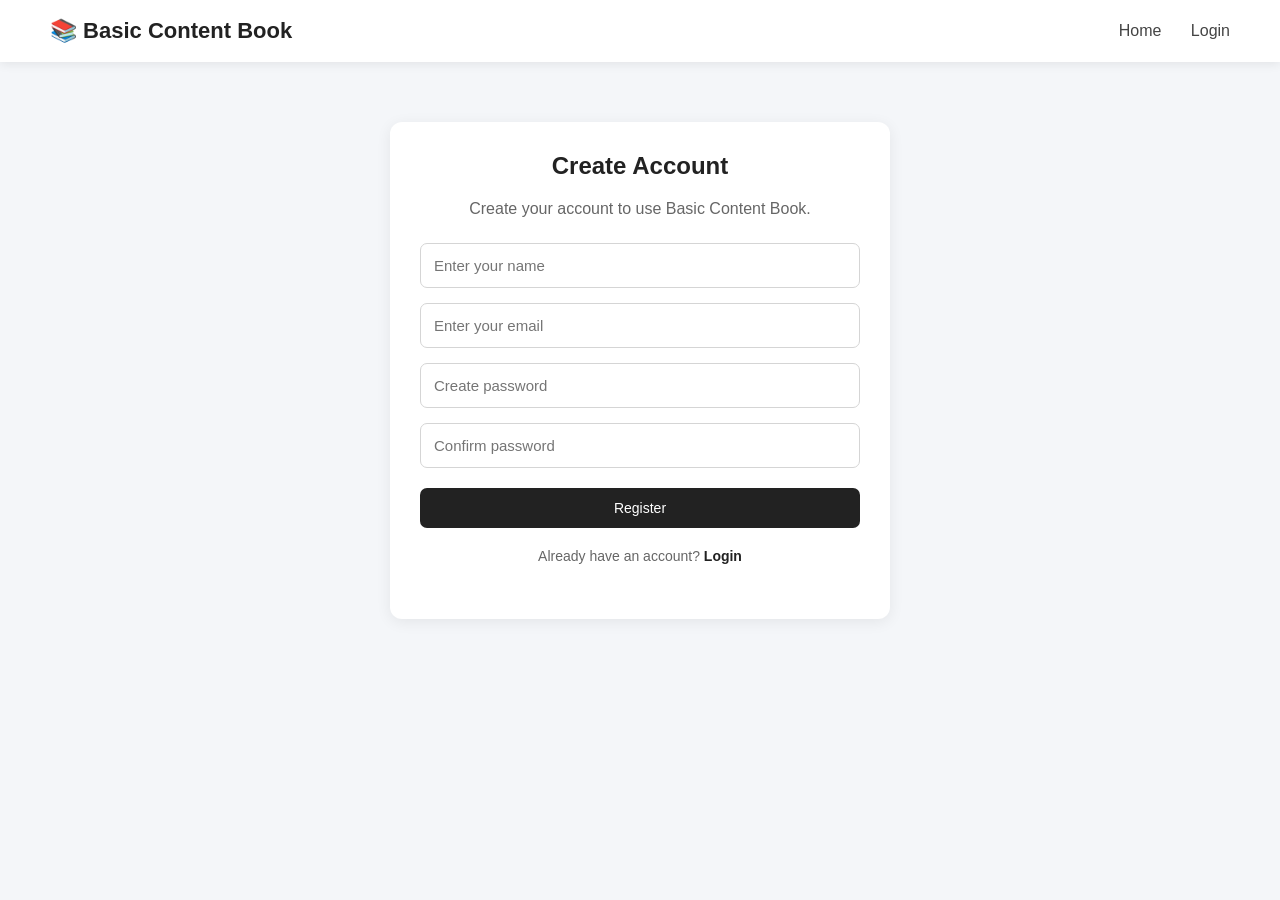
<file: index.html>
<!DOCTYPE html>
<html lang="en">

<head>
    <meta charset="UTF-8">
    <meta name="viewport" content="width=device-width, initial-scale=1.0">

    <title>Basic Content Book</title>

    <link rel="stylesheet" href="style.css">
</head>

<body>

    <!-- Navigation Bar -->
    <nav>
        <h2>📚 Basic Content Book</h2>

        <div>
    <a href="#">Home</a>
    <a href="#add-content">Add Content</a>
    <a href="#contents">My Contents</a>
    <a href="login.html">Login</a>
    <a href="register.html">Register</a>
    <button onclick="logoutUser()">Logout</button>
</div>
    </nav>


    <!-- Home Section -->
    <section class="home">

        <h1>Welcome to Basic Content Book</h1>

        <p>
            Create, store and manage your useful content
            in one simple place.
        </p>

        <a href="#add-content" class="button">
            Add Content
        </a>
        <div class="home-features">

    <div class="home-feature">
        <div class="feature-icon">📝</div>
        <h3>Create Content</h3>
        <p>Create and save your useful notes easily.</p>
    </div>

    <div class="home-feature">
        <div class="feature-icon">🔍</div>
        <h3>Find Easily</h3>
        <p>Search and filter your saved content quickly.</p>
    </div>

    <div class="home-feature">
        <div class="feature-icon">📚</div>
        <h3>Manage Content</h3>
        <p>Edit or delete your content whenever you need.</p>
    </div>

</div>
<!-- Study Notes Section -->

<div class="study-notes">

    <h2>📚 Study Notes</h2>

    <p>Choose a subject to read the notes.</p>

    <div class="notes-grid">

        <a href="python.html" class="note-card">
            <h3>🐍 Python</h3>
            <p>Python programming notes and concepts.</p>
        </a>

        <a href="java.html" class="note-card">
            <h3>☕ Java</h3>
            <p>Java programming notes and concepts.</p>
        </a>

        <a href="sql.html" class="note-card">
            <h3>🗄️ SQL</h3>
            <p>SQL database notes and queries.</p>
        </a>

        <a href="c.html" class="note-card">
            <h3>💻 C Programming</h3>
            <p>C programming notes and examples.</p>
        </a>

        <a href="aiml.html" class="note-card">
            <h3>🤖 AI & ML</h3>
            <p>Artificial Intelligence and Machine Learning notes.</p>
        </a>

    </div>

</div>

    </section>


    <!-- Add Content Section -->
    <section id="add-content" class="container">

        <h2>Add New Content</h2>

        <input
            type="text"
            id="title"
            placeholder="Enter content title"
        >

        <select id="category">

    <option value="">Select Category</option>

    <option value="Programming">
        Programming
    </option>

    <option value="Technology">
        Technology
    </option>

    <option value="Education">
        Education
    </option>

    <option value="AI & ML">
        AI & ML
    </option>

    <option value="Interview">
        Interview
    </option>

    <option value="Personal Notes">
        Personal Notes
    </option>

    <option value="Other">
        Other
    </option>

</select>

        <textarea
            id="content"
            placeholder="Write your content here..."
        ></textarea>

        <button onclick="addContent()">
            Save Content
        </button>

    </section>


    <!-- Contents Section -->
    <section id="contents" class="container">

    <h2>My Contents</h2>
    <p id="contentCount">Total Contents: 0</p>

    <div class="filter-area">

    <input
        type="text"
        id="search"
        placeholder="🔍 Search content..."
        onkeyup="searchContent()"
    >

    <select id="filterCategory" onchange="filterContent()">
        <option value="">All Categories</option>
        <option value="Programming">Programming</option>
        <option value="Technology">Technology</option>
        <option value="Education">Education</option>
        <option value="AI & ML">AI & ML</option>
        <option value="Interview">Interview</option>
        <option value="Personal Notes">Personal Notes</option>
        <option value="Other">Other</option>
    </select>
    <button onclick="resetFilters()">Reset</button>

</div>

    <div id="contentList">

        <div class="card">

            <h3>Example: Python Basics</h3>

            <p class="category">
                Programming
            </p>

            <p class="content-text">
                Python is a high-level programming language
                used for developing different applications.
            </p>

            <button onclick="editContent(this)">
                Edit
            </button>

            <button onclick="deleteContent(this)">
                Delete
            </button>

        </div>

    </div>

</section>
<!-- About Section -->
<section id="about" class="container about">

    <h2>About Basic Content Book</h2>

    <p>
        Basic Content Book is a simple digital notebook
        that helps users create, store and manage their
        useful content in one place.
    </p>

    <div class="features">

        <div class="feature">
            <h3>📝 Create</h3>
            <p>Create and save your own content easily.</p>
        </div>

        <div class="feature">
            <h3>🔍 Search</h3>
            <p>Quickly search your saved content.</p>
        </div>

        <div class="feature">
            <h3>✏️ Edit</h3>
            <p>Update your content whenever you need.</p>
        </div>

        <div class="feature">
            <h3>🗑️ Delete</h3>
            <p>Remove content that you no longer need.</p>
        </div>

    </div>

</section>


<!-- Footer -->
<footer>

    <h3>📚 Basic Content Book</h3>

    <p>
        Create • Store • Manage • Learn
    </p>

    <p>
        © 2026 Basic Content Book. All Rights Reserved.
    </p>

</footer>
<script src="script.js"></script>

</body>
</html>
</file>
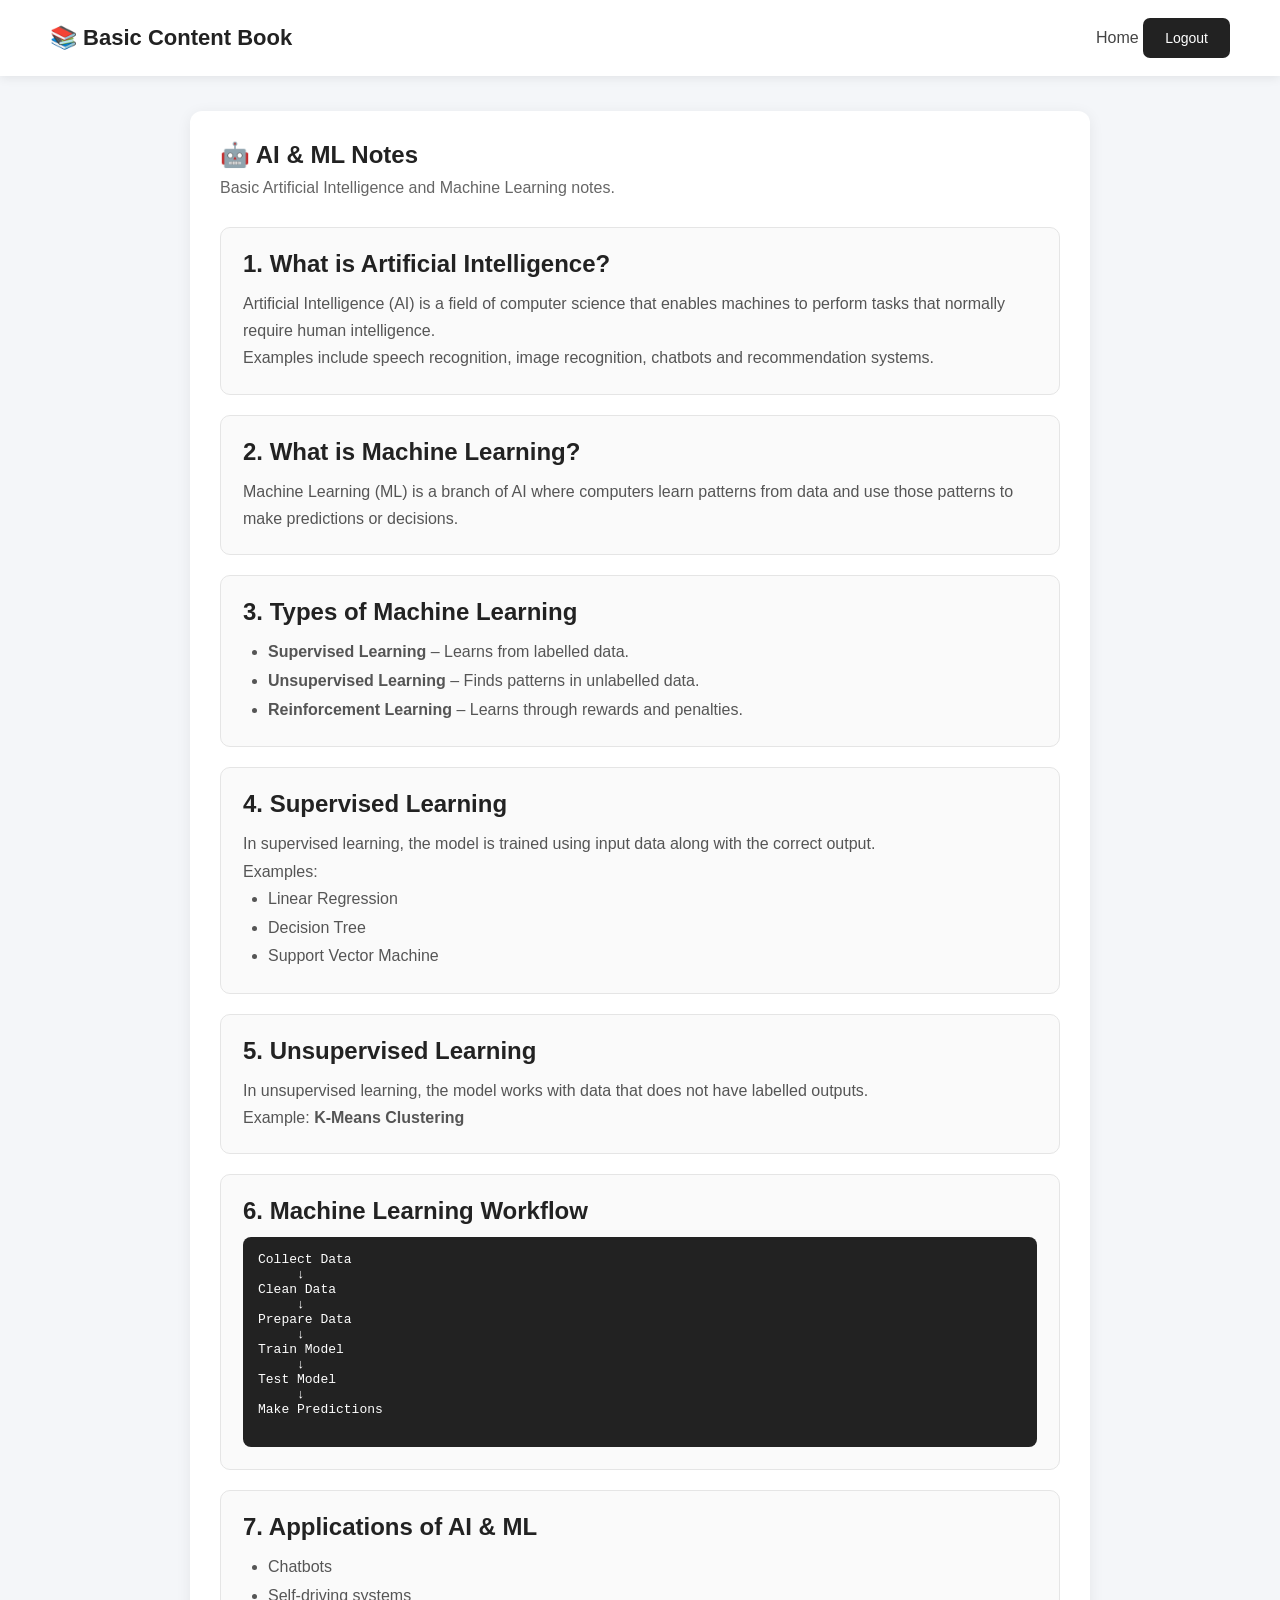
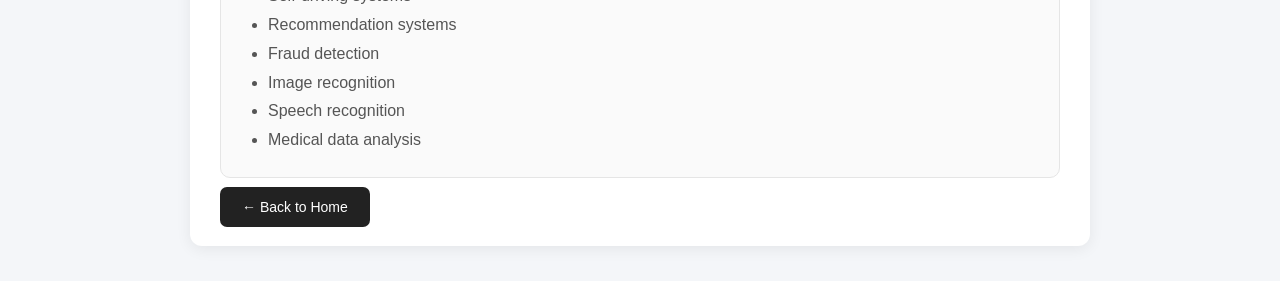
<file: aiml.html>
<!DOCTYPE html>
<html lang="en">

<head>
    <meta charset="UTF-8">
    <meta name="viewport" content="width=device-width, initial-scale=1.0">

    <title>AI & ML Notes - Basic Content Book</title>

    <link rel="stylesheet" href="style.css">
</head>

<body>

    <nav>
        <h2>📚 Basic Content Book</h2>

        <div>
            <a href="index.html">Home</a>
            <button onclick="logoutUser()">Logout</button>
        </div>
    </nav>


    <section class="container notes-page">

        <h1>🤖 AI & ML Notes</h1>

        <p>
            Basic Artificial Intelligence and Machine Learning notes.
        </p>


        <div class="topic">

            <h2>1. What is Artificial Intelligence?</h2>

            <p>
                Artificial Intelligence (AI) is a field of computer science
                that enables machines to perform tasks that normally require
                human intelligence.
            </p>

            <p>
                Examples include speech recognition, image recognition,
                chatbots and recommendation systems.
            </p>

        </div>


        <div class="topic">

            <h2>2. What is Machine Learning?</h2>

            <p>
                Machine Learning (ML) is a branch of AI where computers
                learn patterns from data and use those patterns to make
                predictions or decisions.
            </p>

        </div>


        <div class="topic">

            <h2>3. Types of Machine Learning</h2>

            <ul>
                <li><b>Supervised Learning</b> – Learns from labelled data.</li>
                <li><b>Unsupervised Learning</b> – Finds patterns in unlabelled data.</li>
                <li><b>Reinforcement Learning</b> – Learns through rewards and penalties.</li>
            </ul>

        </div>


        <div class="topic">

            <h2>4. Supervised Learning</h2>

            <p>
                In supervised learning, the model is trained using
                input data along with the correct output.
            </p>

            <p>
                Examples:
            </p>

            <ul>
                <li>Linear Regression</li>
                <li>Decision Tree</li>
                <li>Support Vector Machine</li>
            </ul>

        </div>


        <div class="topic">

            <h2>5. Unsupervised Learning</h2>

            <p>
                In unsupervised learning, the model works with
                data that does not have labelled outputs.
            </p>

            <p>
                Example:
                <b>K-Means Clustering</b>
            </p>

        </div>


        <div class="topic">

            <h2>6. Machine Learning Workflow</h2>

            <pre>
Collect Data
     ↓
Clean Data
     ↓
Prepare Data
     ↓
Train Model
     ↓
Test Model
     ↓
Make Predictions
            </pre>

        </div>


        <div class="topic">

            <h2>7. Applications of AI & ML</h2>

            <ul>
                <li>Chatbots</li>
                <li>Self-driving systems</li>
                <li>Recommendation systems</li>
                <li>Fraud detection</li>
                <li>Image recognition</li>
                <li>Speech recognition</li>
                <li>Medical data analysis</li>
            </ul>

        </div>


        <a href="index.html" class="button">
            ← Back to Home
        </a>

    </section>


    <script src="script.js"></script>

</body>
</html>
</file>
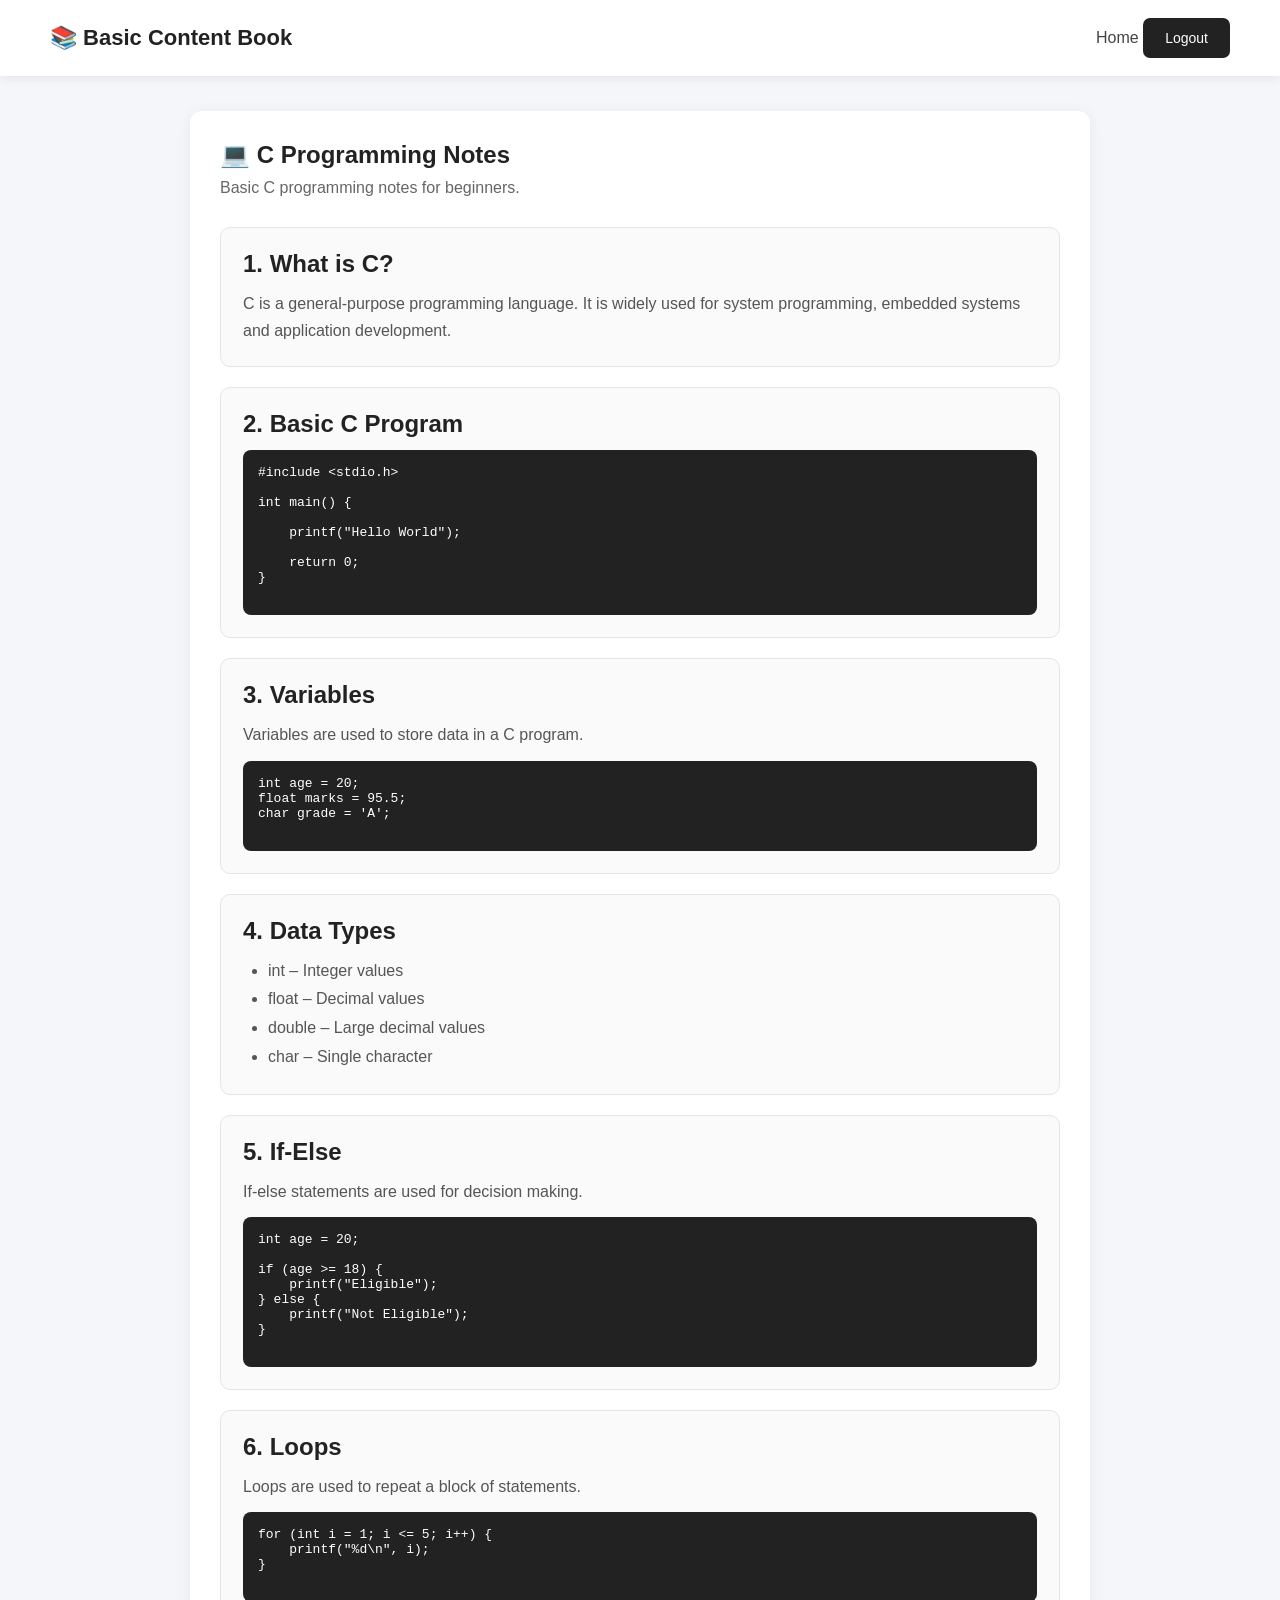
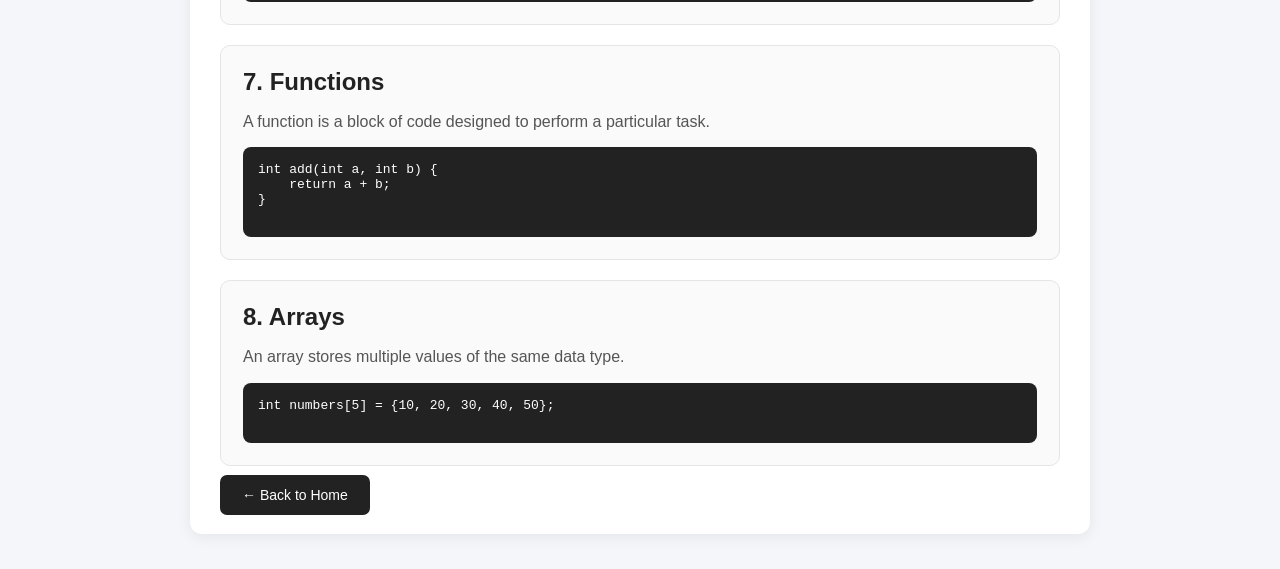
<file: c.html>
<!DOCTYPE html>
<html lang="en">

<head>
    <meta charset="UTF-8">
    <meta name="viewport" content="width=device-width, initial-scale=1.0">

    <title>C Programming Notes - Basic Content Book</title>

    <link rel="stylesheet" href="style.css">
</head>

<body>

    <nav>
        <h2>📚 Basic Content Book</h2>

        <div>
            <a href="index.html">Home</a>
            <button onclick="logoutUser()">Logout</button>
        </div>
    </nav>


    <section class="container notes-page">

        <h1>💻 C Programming Notes</h1>

        <p>
            Basic C programming notes for beginners.
        </p>


        <div class="topic">

            <h2>1. What is C?</h2>

            <p>
                C is a general-purpose programming language.
                It is widely used for system programming,
                embedded systems and application development.
            </p>

        </div>


        <div class="topic">

            <h2>2. Basic C Program</h2>

            <pre>
#include &lt;stdio.h&gt;

int main() {

    printf("Hello World");

    return 0;
}
            </pre>

        </div>


        <div class="topic">

            <h2>3. Variables</h2>

            <p>
                Variables are used to store data in a C program.
            </p>

            <pre>
int age = 20;
float marks = 95.5;
char grade = 'A';
            </pre>

        </div>


        <div class="topic">

            <h2>4. Data Types</h2>

            <ul>
                <li>int – Integer values</li>
                <li>float – Decimal values</li>
                <li>double – Large decimal values</li>
                <li>char – Single character</li>
            </ul>

        </div>


        <div class="topic">

            <h2>5. If-Else</h2>

            <p>
                If-else statements are used for decision making.
            </p>

            <pre>
int age = 20;

if (age >= 18) {
    printf("Eligible");
} else {
    printf("Not Eligible");
}
            </pre>

        </div>


        <div class="topic">

            <h2>6. Loops</h2>

            <p>
                Loops are used to repeat a block of statements.
            </p>

            <pre>
for (int i = 1; i <= 5; i++) {
    printf("%d\n", i);
}
            </pre>

        </div>


        <div class="topic">

            <h2>7. Functions</h2>

            <p>
                A function is a block of code designed to perform
                a particular task.
            </p>

            <pre>
int add(int a, int b) {
    return a + b;
}
            </pre>

        </div>


        <div class="topic">

            <h2>8. Arrays</h2>

            <p>
                An array stores multiple values of the same data type.
            </p>

            <pre>
int numbers[5] = {10, 20, 30, 40, 50};
            </pre>

        </div>


        <a href="index.html" class="button">
            ← Back to Home
        </a>

    </section>


    <script src="script.js"></script>

</body>
</html>
</file>
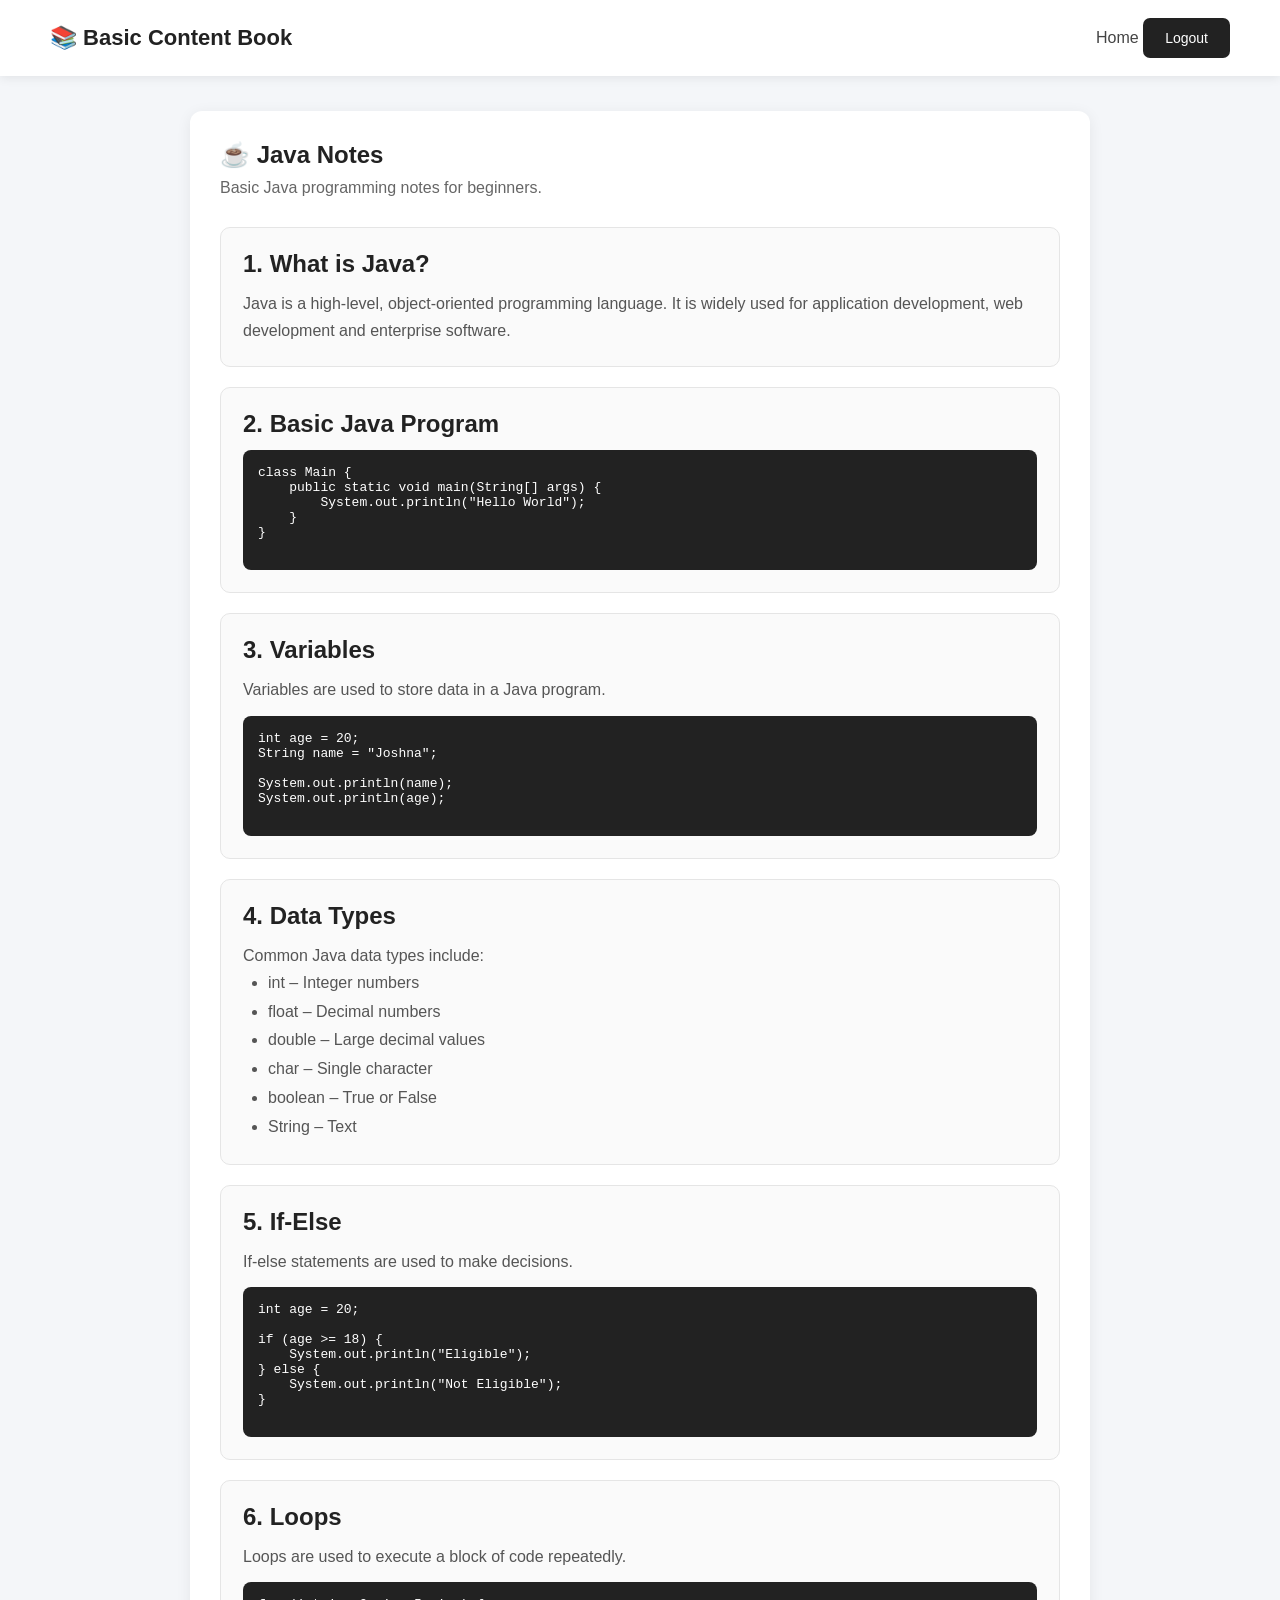
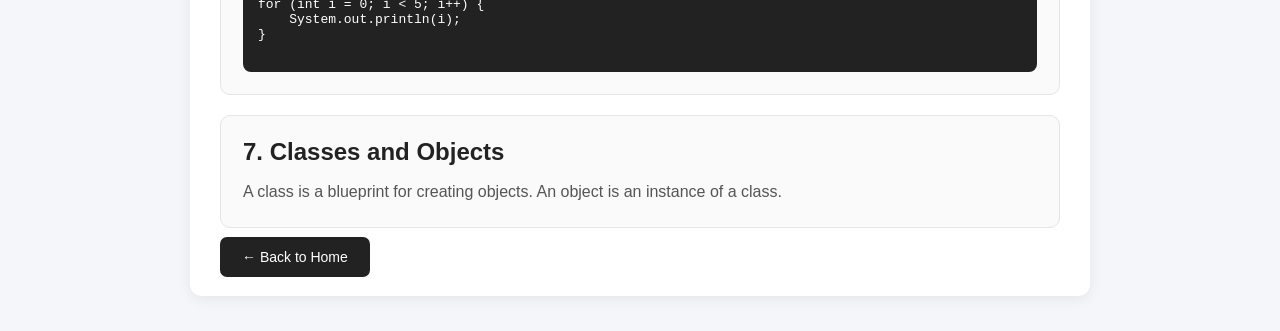
<file: java.html>
<!DOCTYPE html>
<html lang="en">

<head>
    <meta charset="UTF-8">
    <meta name="viewport" content="width=device-width, initial-scale=1.0">

    <title>Java Notes - Basic Content Book</title>

    <link rel="stylesheet" href="style.css">
</head>

<body>

    <nav>
        <h2>📚 Basic Content Book</h2>

        <div>
            <a href="index.html">Home</a>
            <button onclick="logoutUser()">Logout</button>
        </div>
    </nav>


    <section class="container notes-page">

        <h1>☕ Java Notes</h1>

        <p>
            Basic Java programming notes for beginners.
        </p>


        <div class="topic">

            <h2>1. What is Java?</h2>

            <p>
                Java is a high-level, object-oriented programming language.
                It is widely used for application development, web development
                and enterprise software.
            </p>

        </div>


        <div class="topic">

            <h2>2. Basic Java Program</h2>

            <pre>
class Main {
    public static void main(String[] args) {
        System.out.println("Hello World");
    }
}
            </pre>

        </div>


        <div class="topic">

            <h2>3. Variables</h2>

            <p>
                Variables are used to store data in a Java program.
            </p>

            <pre>
int age = 20;
String name = "Joshna";

System.out.println(name);
System.out.println(age);
            </pre>

        </div>


        <div class="topic">

            <h2>4. Data Types</h2>

            <p>Common Java data types include:</p>

            <ul>
                <li>int – Integer numbers</li>
                <li>float – Decimal numbers</li>
                <li>double – Large decimal values</li>
                <li>char – Single character</li>
                <li>boolean – True or False</li>
                <li>String – Text</li>
            </ul>

        </div>


        <div class="topic">

            <h2>5. If-Else</h2>

            <p>
                If-else statements are used to make decisions.
            </p>

            <pre>
int age = 20;

if (age >= 18) {
    System.out.println("Eligible");
} else {
    System.out.println("Not Eligible");
}
            </pre>

        </div>


        <div class="topic">

            <h2>6. Loops</h2>

            <p>
                Loops are used to execute a block of code repeatedly.
            </p>

            <pre>
for (int i = 0; i < 5; i++) {
    System.out.println(i);
}
            </pre>

        </div>


        <div class="topic">

            <h2>7. Classes and Objects</h2>

            <p>
                A class is a blueprint for creating objects.
                An object is an instance of a class.
            </p>

        </div>


        <a href="index.html" class="button">
            ← Back to Home
        </a>

    </section>


    <script src="script.js"></script>

</body>
</html>
</file>
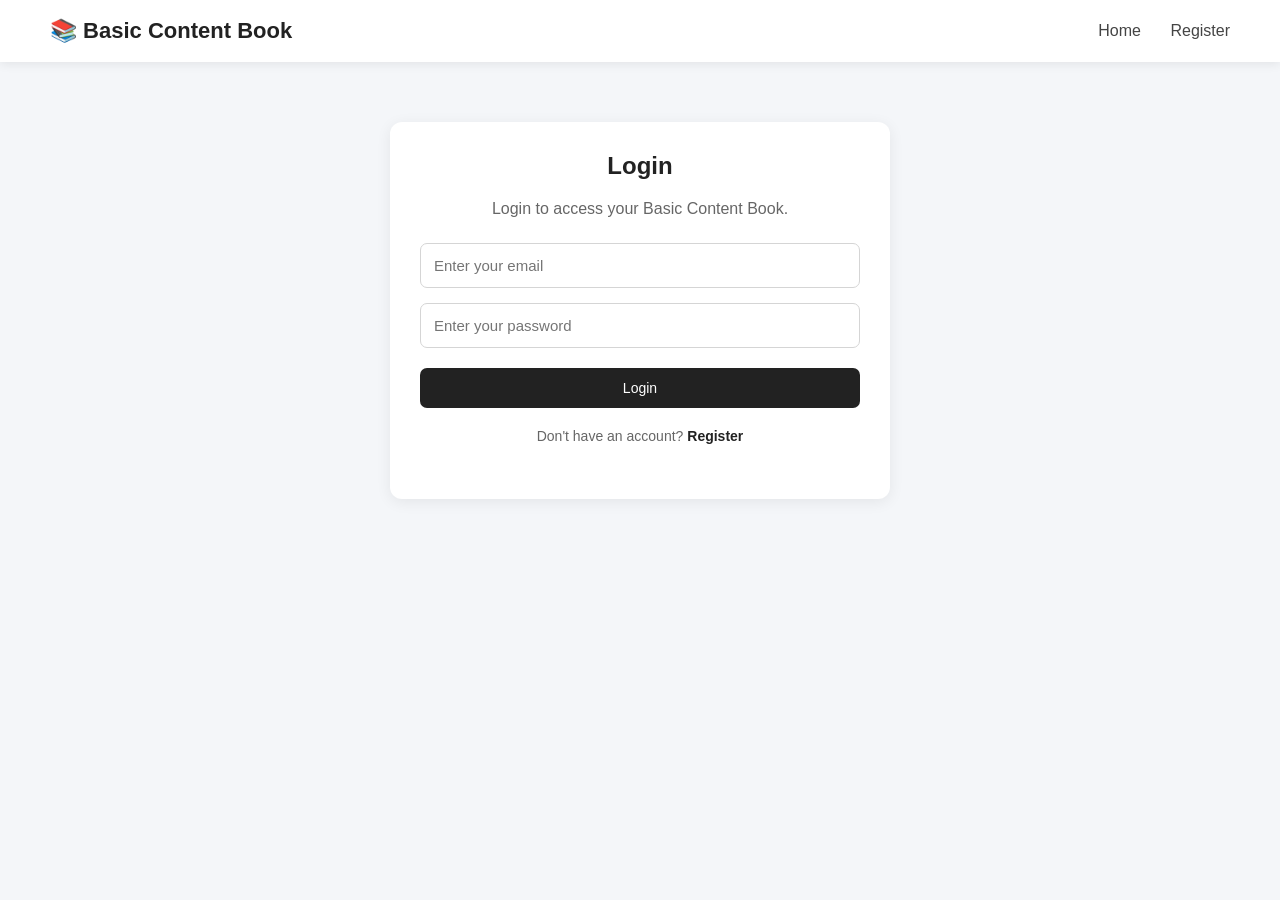
<file: login.html>
<!DOCTYPE html>
<html lang="en">

<head>
    <meta charset="UTF-8">
    <meta name="viewport" content="width=device-width, initial-scale=1.0">

    <title>Login - Basic Content Book</title>

    <link rel="stylesheet" href="style.css">
</head>

<body>

    <nav>
        <h2>📚 Basic Content Book</h2>

        <div>
            <a href="index.html">Home</a>
            <a href="register.html">Register</a>
        </div>
    </nav>


    <section class="container login-box">

        <h2>Login</h2>

        <p>Login to access your Basic Content Book.</p>

        <input
            type="email"
            id="loginEmail"
            placeholder="Enter your email"
        >

        <input
            type="password"
            id="loginPassword"
            placeholder="Enter your password"
        >

        <button onclick="loginUser()">
            Login
        </button>

        <p class="register-link">
            Don't have an account?
            <a href="register.html">Register</a>
        </p>

    </section>


    <script src="script.js"></script>

</body>
</html>
</file>
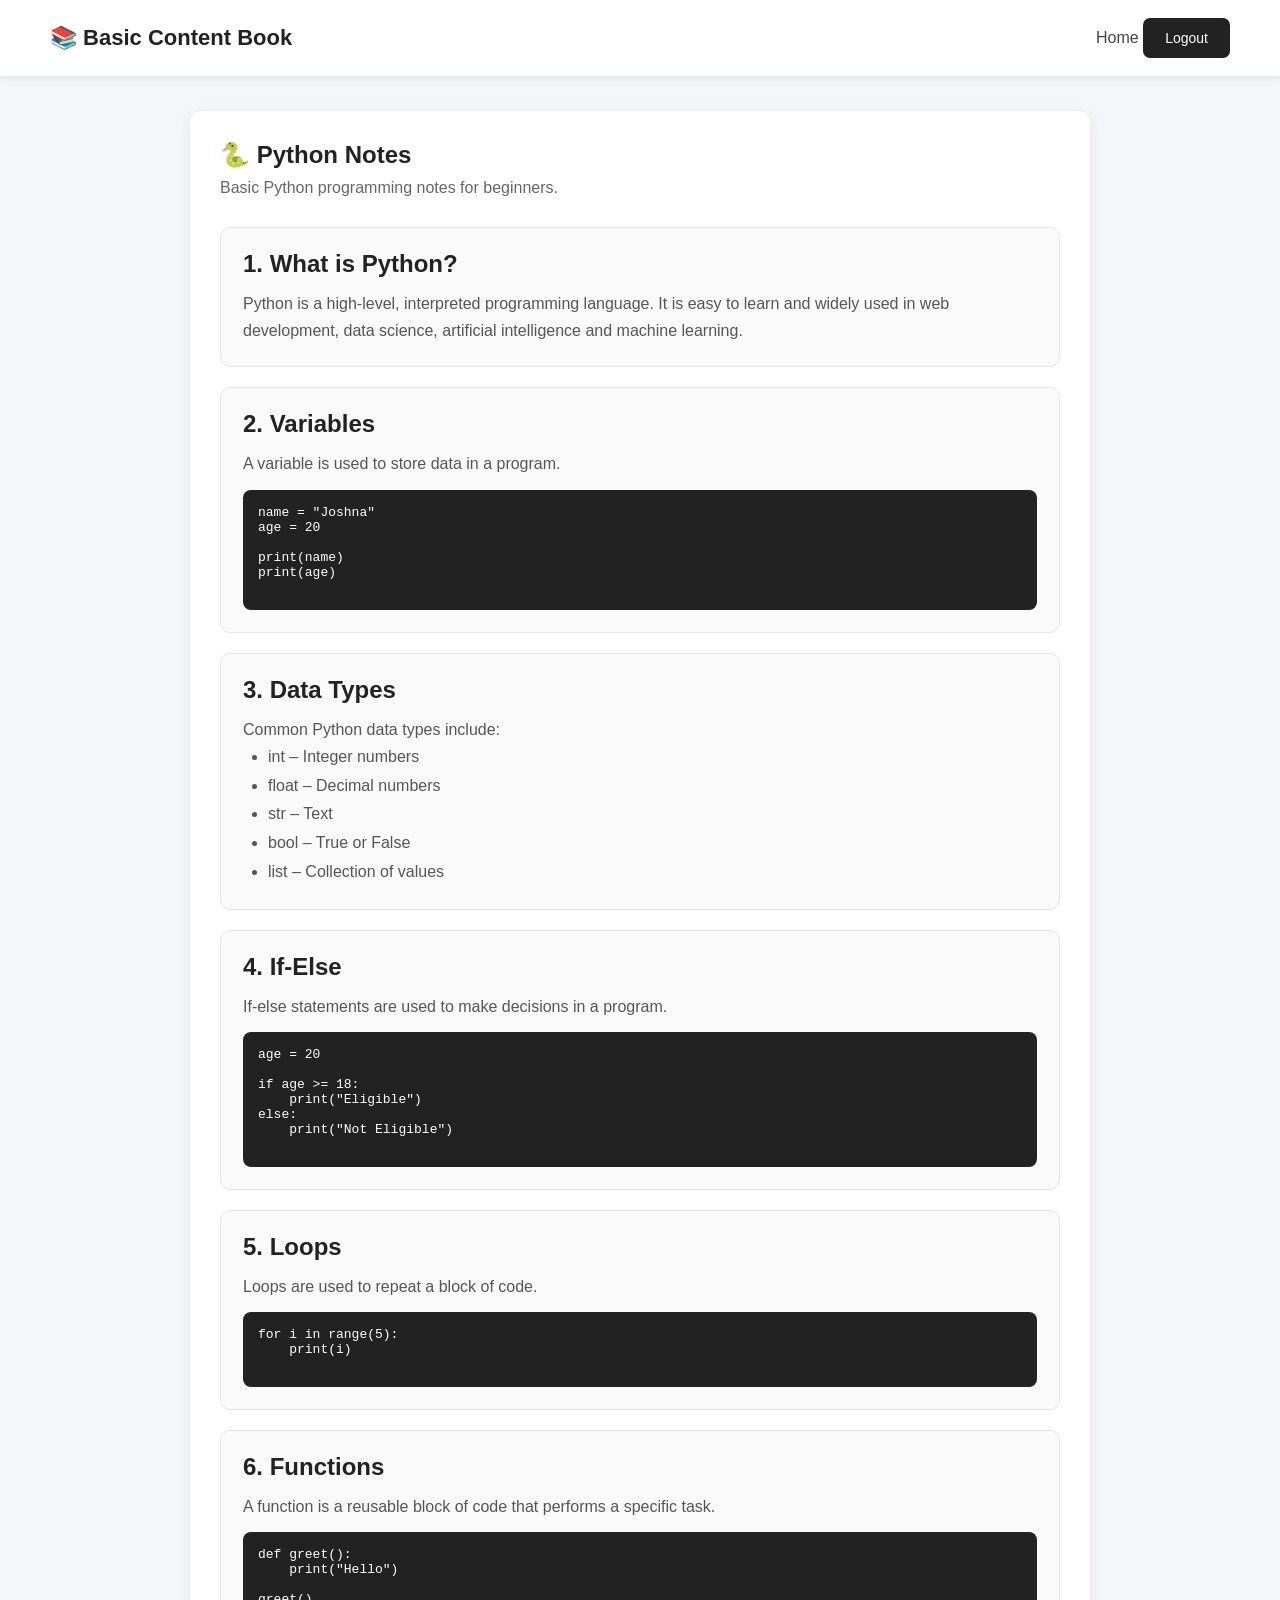
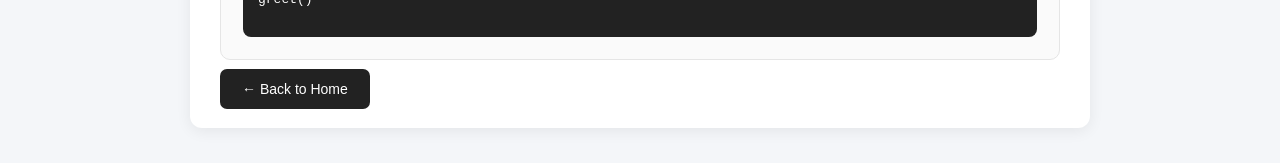
<file: python.html>
<!DOCTYPE html>
<html lang="en">

<head>
    <meta charset="UTF-8">
    <meta name="viewport" content="width=device-width, initial-scale=1.0">

    <title>Python Notes - Basic Content Book</title>

    <link rel="stylesheet" href="style.css">
</head>

<body>

    <nav>
        <h2>📚 Basic Content Book</h2>

        <div>
            <a href="index.html">Home</a>
            <button onclick="logoutUser()">Logout</button>
        </div>
    </nav>


    <section class="container notes-page">

        <h1>🐍 Python Notes</h1>

        <p>
            Basic Python programming notes for beginners.
        </p>


        <div class="topic">

            <h2>1. What is Python?</h2>

            <p>
                Python is a high-level, interpreted programming language.
                It is easy to learn and widely used in web development,
                data science, artificial intelligence and machine learning.
            </p>

        </div>


        <div class="topic">

            <h2>2. Variables</h2>

            <p>
                A variable is used to store data in a program.
            </p>

            <pre>
name = "Joshna"
age = 20

print(name)
print(age)
            </pre>

        </div>


        <div class="topic">

            <h2>3. Data Types</h2>

            <p>Common Python data types include:</p>

            <ul>
                <li>int – Integer numbers</li>
                <li>float – Decimal numbers</li>
                <li>str – Text</li>
                <li>bool – True or False</li>
                <li>list – Collection of values</li>
            </ul>

        </div>


        <div class="topic">

            <h2>4. If-Else</h2>

            <p>
                If-else statements are used to make decisions in a program.
            </p>

            <pre>
age = 20

if age >= 18:
    print("Eligible")
else:
    print("Not Eligible")
            </pre>

        </div>


        <div class="topic">

            <h2>5. Loops</h2>

            <p>
                Loops are used to repeat a block of code.
            </p>

            <pre>
for i in range(5):
    print(i)
            </pre>

        </div>


        <div class="topic">

            <h2>6. Functions</h2>

            <p>
                A function is a reusable block of code that performs
                a specific task.
            </p>

            <pre>
def greet():
    print("Hello")

greet()
            </pre>

        </div>

        <a href="index.html" class="button">
            ← Back to Home
        </a>

    </section>


    <script src="script.js"></script>

</body>
</html>
</file>
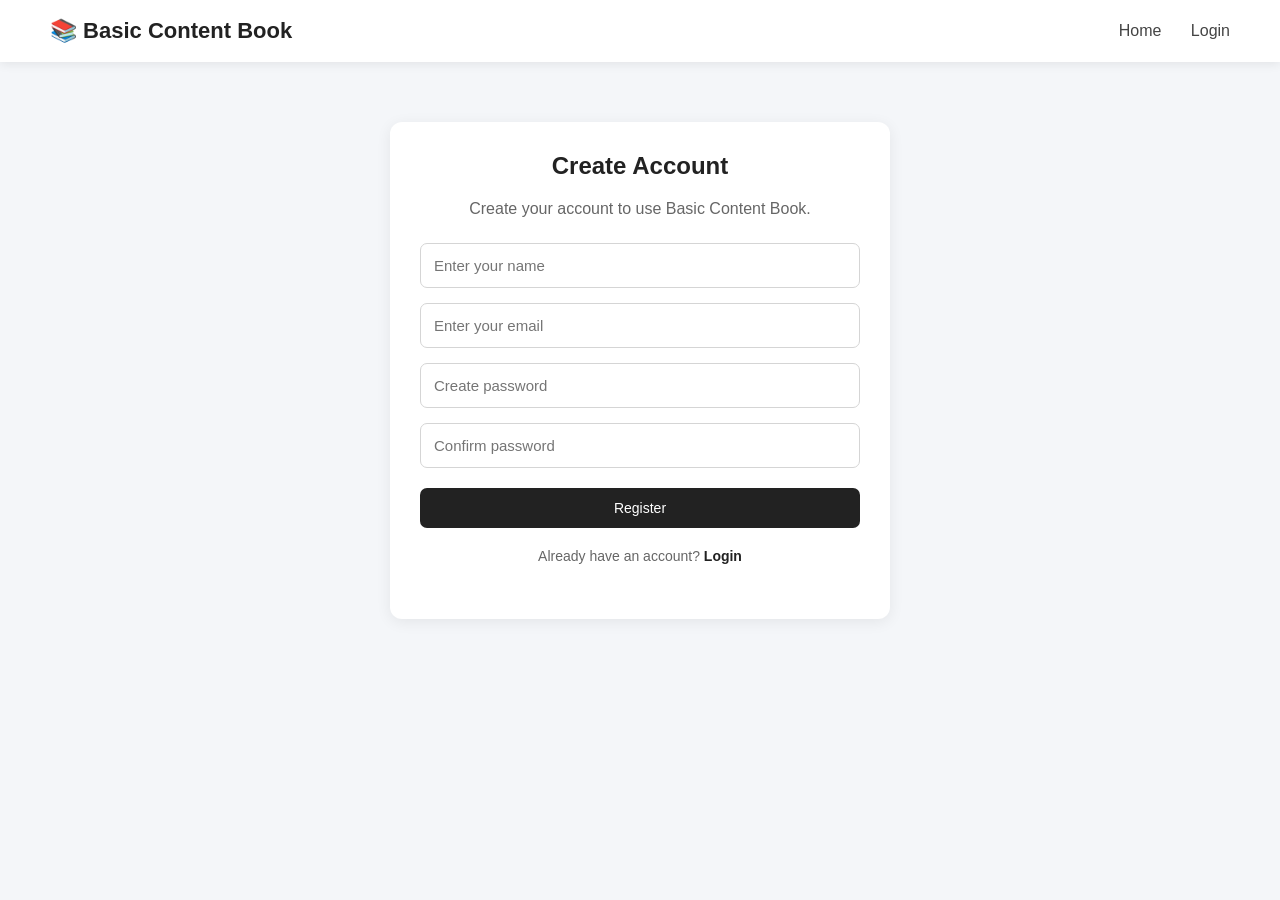
<file: register.html>
<!DOCTYPE html>
<html lang="en">

<head>
    <meta charset="UTF-8">
    <meta name="viewport" content="width=device-width, initial-scale=1.0">

    <title>Register - Basic Content Book</title>

    <link rel="stylesheet" href="style.css">
</head>

<body>

    <nav>
        <h2>📚 Basic Content Book</h2>

        <div>
            <a href="index.html">Home</a>
            <a href="login.html">Login</a>
        </div>
    </nav>


    <section class="container register-box">

        <h2>Create Account</h2>

        <p>Create your account to use Basic Content Book.</p>

        <input
            type="text"
            id="registerName"
            placeholder="Enter your name"
        >

        <input
            type="email"
            id="registerEmail"
            placeholder="Enter your email"
        >

        <input
            type="password"
            id="registerPassword"
            placeholder="Create password"
        >

        <input
            type="password"
            id="confirmPassword"
            placeholder="Confirm password"
        >

        <button onclick="registerUser()">
            Register
        </button>

        <p class="login-link">
            Already have an account?
            <a href="login.html">Login</a>
        </p>

    </section>


    <script src="script.js"></script>

</body>
</html>
</file>
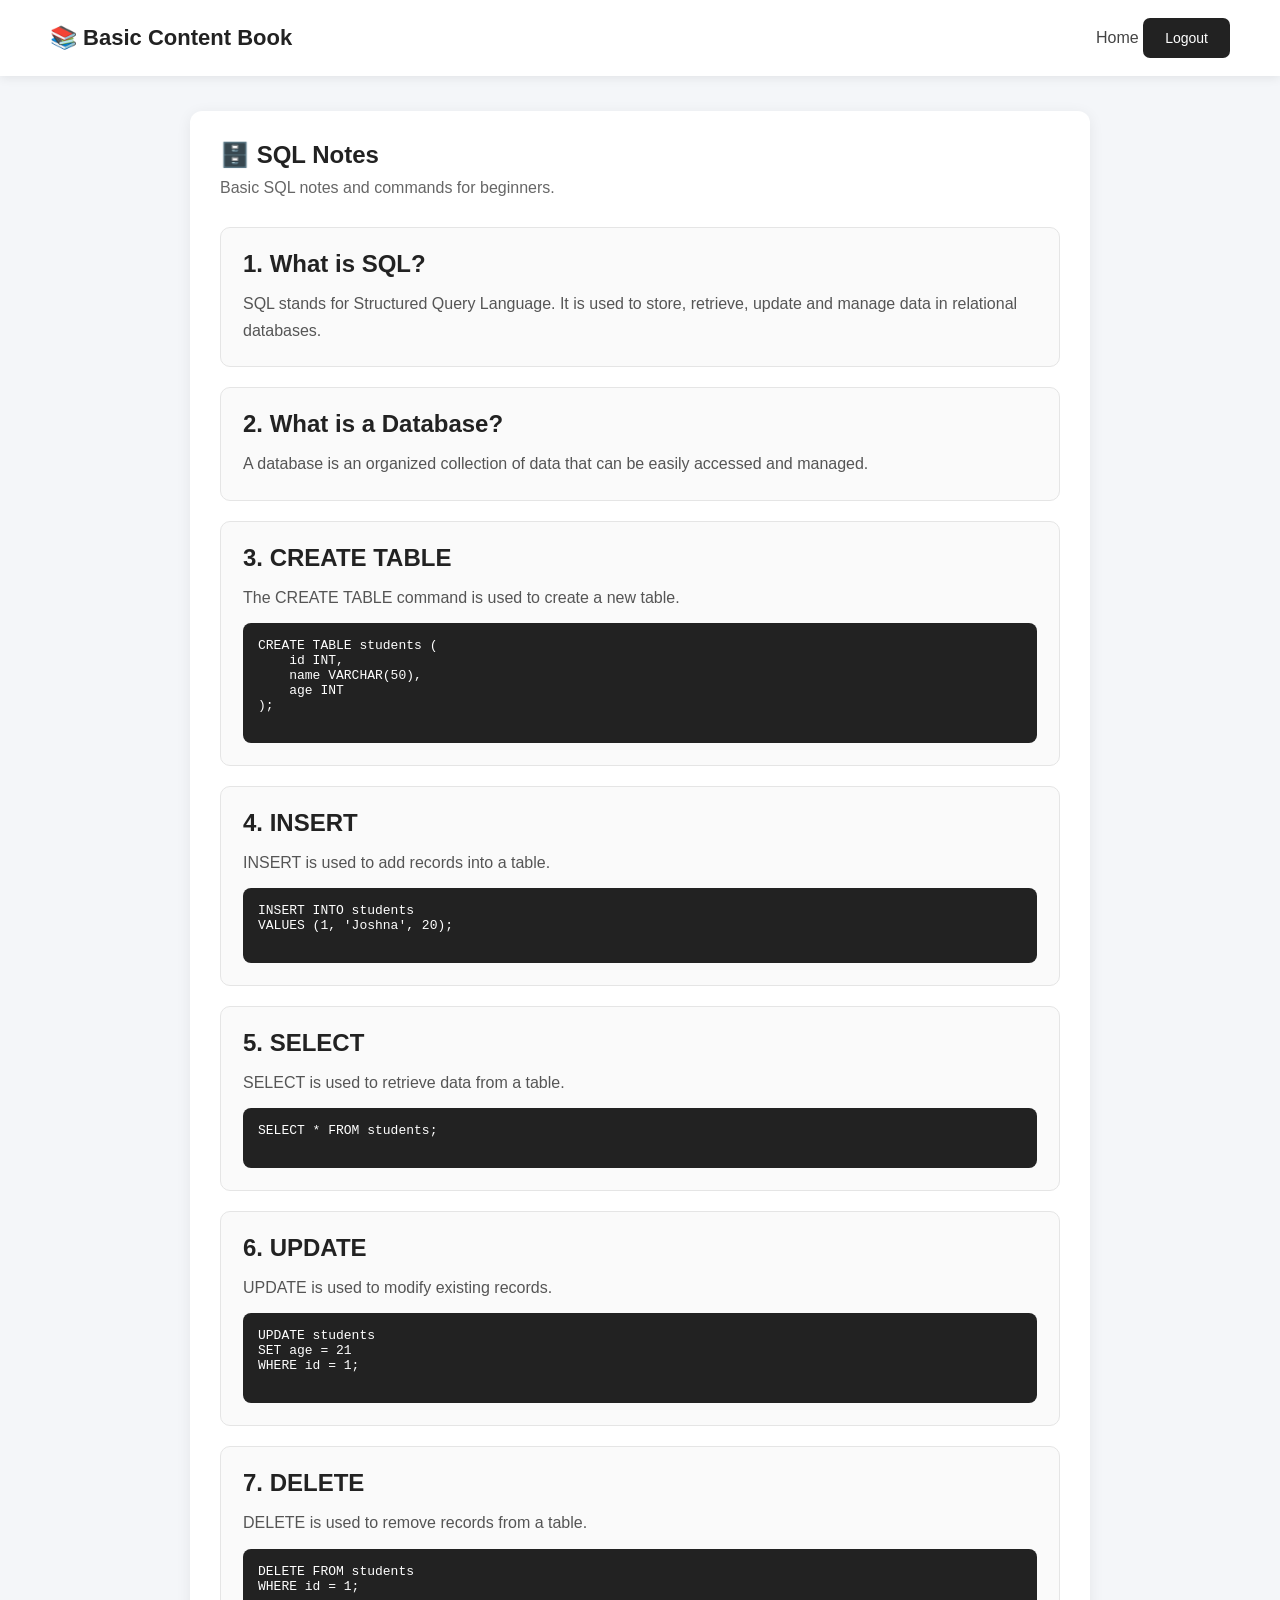
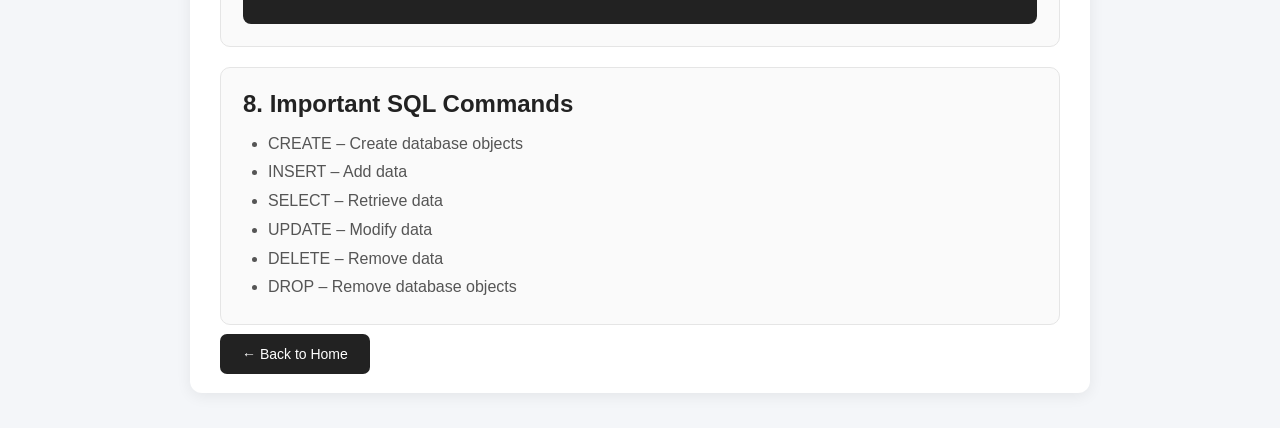
<file: sql.html>
<!DOCTYPE html>
<html lang="en">

<head>
    <meta charset="UTF-8">
    <meta name="viewport" content="width=device-width, initial-scale=1.0">

    <title>SQL Notes - Basic Content Book</title>

    <link rel="stylesheet" href="style.css">
</head>

<body>

    <nav>
        <h2>📚 Basic Content Book</h2>

        <div>
            <a href="index.html">Home</a>
            <button onclick="logoutUser()">Logout</button>
        </div>
    </nav>


    <section class="container notes-page">

        <h1>🗄️ SQL Notes</h1>

        <p>
            Basic SQL notes and commands for beginners.
        </p>


        <div class="topic">

            <h2>1. What is SQL?</h2>

            <p>
                SQL stands for Structured Query Language.
                It is used to store, retrieve, update and manage
                data in relational databases.
            </p>

        </div>


        <div class="topic">

            <h2>2. What is a Database?</h2>

            <p>
                A database is an organized collection of data
                that can be easily accessed and managed.
            </p>

        </div>


        <div class="topic">

            <h2>3. CREATE TABLE</h2>

            <p>
                The CREATE TABLE command is used to create a new table.
            </p>

            <pre>
CREATE TABLE students (
    id INT,
    name VARCHAR(50),
    age INT
);
            </pre>

        </div>


        <div class="topic">

            <h2>4. INSERT</h2>

            <p>
                INSERT is used to add records into a table.
            </p>

            <pre>
INSERT INTO students
VALUES (1, 'Joshna', 20);
            </pre>

        </div>


        <div class="topic">

            <h2>5. SELECT</h2>

            <p>
                SELECT is used to retrieve data from a table.
            </p>

            <pre>
SELECT * FROM students;
            </pre>

        </div>


        <div class="topic">

            <h2>6. UPDATE</h2>

            <p>
                UPDATE is used to modify existing records.
            </p>

            <pre>
UPDATE students
SET age = 21
WHERE id = 1;
            </pre>

        </div>


        <div class="topic">

            <h2>7. DELETE</h2>

            <p>
                DELETE is used to remove records from a table.
            </p>

            <pre>
DELETE FROM students
WHERE id = 1;
            </pre>

        </div>


        <div class="topic">

            <h2>8. Important SQL Commands</h2>

            <ul>
                <li>CREATE – Create database objects</li>
                <li>INSERT – Add data</li>
                <li>SELECT – Retrieve data</li>
                <li>UPDATE – Modify data</li>
                <li>DELETE – Remove data</li>
                <li>DROP – Remove database objects</li>
            </ul>

        </div>


        <a href="index.html" class="button">
            ← Back to Home
        </a>

    </section>


    <script src="script.js"></script>

</body>
</html>
</file>
<file: style.css>
* {
    margin: 0;
    padding: 0;
    box-sizing: border-box;
}

body {
    font-family: Arial, sans-serif;
    background: #f4f6f9;
    color: #222;
}


/* Navigation */

nav {
    background: white;
    display: flex;
    justify-content: space-between;
    align-items: center;
    padding: 18px 50px;
    box-shadow: 0 2px 10px rgba(0, 0, 0, 0.08);
    position: sticky;
    top: 0;
    z-index: 100;
}

nav h2 {
    font-size: 22px;
}

nav a {
    text-decoration: none;
    color: #444;
    margin-left: 25px;
    font-weight: 500;
}

nav a:hover {
    color: #000;
}


/* Home */

.home {
    text-align: center;
    padding: 90px 20px;
}

.home h1 {
    font-size: 46px;
    margin-bottom: 18px;
}

.home p {
    font-size: 18px;
    color: #666;
    margin-bottom: 30px;
}


/* Buttons */

.button,
button {
    background: #222;
    color: white;
    border: none;
    padding: 12px 22px;
    border-radius: 7px;
    cursor: pointer;
    text-decoration: none;
    font-size: 14px;
}

button:hover,
.button:hover {
    background: #444;
}


/* Main Containers */

.container {
    max-width: 850px;
    margin: 35px auto;
    padding: 30px;

    background: white;
    border-radius: 12px;

    box-shadow: 0 3px 15px rgba(0, 0, 0, 0.07);
}

.container h2 {
    margin-bottom: 20px;
}


/* Inputs */

input,
textarea,
select {
    width: 100%;
    padding: 13px;

    margin-bottom: 15px;

    border: 1px solid #d5d5d5;
    border-radius: 7px;

    font-size: 15px;
    outline: none;
}

input:focus,
textarea:focus,
select:focus {
    border-color: #555;
}

textarea {
    height: 130px;
    resize: vertical;
}


/* Search */

#search {
    margin-bottom: 25px;
}


/* Content Card */

.card {
    background: #fafafa;

    padding: 20px;
    margin-bottom: 15px;

    border: 1px solid #e5e5e5;
    border-radius: 10px;
}

.card h3 {
    margin-bottom: 8px;
}

.card .category {
    display: inline-block;

    background: #e9e9e9;
    color: #444;

    padding: 5px 10px;

    border-radius: 20px;

    font-size: 13px;

    margin-bottom: 12px;
}

.content-text {
    color: #555;
    line-height: 1.6;
    margin-bottom: 15px;
}


/* Card Buttons */

.card button {
    margin-right: 8px;
}


/* Mobile */

@media (max-width: 700px) {

    nav {
        flex-direction: column;
        gap: 12px;
        padding: 15px 10px;
        text-align: center;
    }

    nav h2 {
        font-size: 19px;
        white-space: nowrap;
    }

    nav div {
        display: flex;
        justify-content: center;
        flex-wrap: wrap;
        gap: 12px;
    }

    nav a {
        margin: 0;
        font-size: 14px;
    }

    .home h1 {
        font-size: 32px;
    }

    .container {
        margin: 20px;
        padding: 20px;
    }
}
/* About Section */

.about {
    text-align: center;
}

.about > p {
    color: #666;
    line-height: 1.7;
    margin-bottom: 25px;
}

.features {
    display: grid;
    grid-template-columns: repeat(2, 1fr);
    gap: 15px;
}

.feature {
    background: #f7f7f7;
    padding: 20px;
    border-radius: 10px;
    border: 1px solid #e5e5e5;
}

.feature h3 {
    margin-bottom: 8px;
}

.feature p {
    color: #666;
    font-size: 14px;
}


/* Footer */

footer {
    text-align: center;
    background: #222;
    color: white;
    padding: 35px 20px;
    margin-top: 50px;
}

footer h3 {
    margin-bottom: 10px;
}

footer p {
    color: #ccc;
    margin: 8px 0;
    font-size: 14px;
}


/* Mobile */

@media (max-width: 700px) {

    .features {
        grid-template-columns: 1fr;
    }

}
#contentCount {
    color: #666;
    font-size: 14px;
    margin-bottom: 15px;
}
/* Improved Content Cards */

.card {
    transition: transform 0.2s, box-shadow 0.2s;
}

.card:hover {
    transform: translateY(-3px);
    box-shadow: 0 5px 18px rgba(0, 0, 0, 0.1);
}

.card h3 {
    font-size: 20px;
}

.card .category {
    font-weight: 500;
}

.card button {
    padding: 9px 16px;
}
/* Search and Filter */

.filter-area {
    display: flex;
    gap: 12px;
    margin-bottom: 20px;
}

.filter-area input {
    flex: 2;
    margin-bottom: 0;
}

.filter-area select {
    flex: 1;
    margin-bottom: 0;
}

@media (max-width: 700px) {

    .filter-area {
        flex-direction: column;
    }

}
.filter-area button {
    margin-bottom: 15px;
    white-space: nowrap;
}
/* Home Feature Cards */

.home-features {
    max-width: 900px;
    margin: 55px auto 0;

    display: grid;
    grid-template-columns: repeat(3, 1fr);
    gap: 20px;
}

.home-feature {
    background: white;
    padding: 25px 20px;

    border: 1px solid #e5e5e5;
    border-radius: 12px;

    box-shadow: 0 3px 12px rgba(0, 0, 0, 0.06);

    transition: transform 0.2s, box-shadow 0.2s;
}

.home-feature:hover {
    transform: translateY(-4px);
    box-shadow: 0 6px 18px rgba(0, 0, 0, 0.1);
}

.feature-icon {
    font-size: 32px;
    margin-bottom: 12px;
}

.home-feature h3 {
    margin-bottom: 8px;
}

.home-feature p {
    font-size: 14px;
    color: #666;
    margin-bottom: 0;
}


/* Mobile */

@media (max-width: 700px) {

    .home-features {
        grid-template-columns: 1fr;
        margin-top: 40px;
    }

}
/* Content Date */

.content-date {
    color: #888;
    font-size: 13px;
    margin-bottom: 12px;
}
/* Final Mobile Improvements */

@media (max-width: 700px) {
    .notes-grid {
    grid-template-columns: 1fr;
}

    body {
        overflow-x: hidden;
    }

    .home {
        padding: 60px 15px;
    }

    .home h1 {
        font-size: 30px;
    }

    .home p {
        font-size: 16px;
    }

    .container {
        margin: 15px;
        padding: 20px;
    }

    .filter-area {
        flex-direction: column;
        gap: 5px;
    }

    .filter-area input,
    .filter-area select,
    .filter-area button {
        width: 100%;
        margin-bottom: 10px;
    }

    .card {
        padding: 16px;
    }

    .card button {
        margin-bottom: 8px;
    }

    footer {
        padding: 30px 15px;
    }
}
/* Register Page */

.register-box {
    max-width: 500px;
    text-align: center;
    margin-top: 60px;
}

.register-box > p {
    color: #666;
    margin-bottom: 25px;
}

.register-box button {
    width: 100%;
    margin-top: 5px;
}

.login-link {
    margin-top: 20px;
    font-size: 14px;
}

.login-link a {
    color: #222;
    font-weight: bold;
    text-decoration: none;
}
/* Login Page */

.login-box {
    max-width: 500px;
    text-align: center;
    margin-top: 60px;
}

.login-box > p {
    color: #666;
    margin-bottom: 25px;
}

.login-box button {
    width: 100%;
    margin-top: 5px;
}

.register-link {
    margin-top: 20px;
    font-size: 14px;
}

.register-link a {
    color: #222;
    font-weight: bold;
    text-decoration: none;
}
/* Study Notes */

.study-notes {
    max-width: 1000px;
    margin: 70px auto 0;
}

.study-notes h2 {
    margin-bottom: 10px;
}

.study-notes > p {
    color: #666;
    margin-bottom: 25px;
}

.notes-grid {
    display: grid;
    grid-template-columns: repeat(3, 1fr);
    gap: 20px;
}

.note-card {
    background: white;
    padding: 25px 20px;
    border: 1px solid #e5e5e5;
    border-radius: 12px;
    text-decoration: none;
    color: #222;
    box-shadow: 0 3px 12px rgba(0, 0, 0, 0.06);
    transition: transform 0.2s, box-shadow 0.2s;
}

.note-card:hover {
    transform: translateY(-4px);
    box-shadow: 0 6px 18px rgba(0, 0, 0, 0.1);
}

.note-card h3 {
    margin-bottom: 10px;
}

.note-card p {
    color: #666;
    font-size: 14px;
}
/* Study Notes Page */

.notes-page {
    max-width: 900px;
}

.notes-page h1 {
    margin-bottom: 10px;
}

.notes-page > p {
    color: #666;
    margin-bottom: 30px;
}

.topic {
    background: #fafafa;
    padding: 22px;
    margin-bottom: 20px;
    border: 1px solid #e5e5e5;
    border-radius: 10px;
}

.topic h2 {
    margin-bottom: 12px;
}

.topic p {
    color: #555;
    line-height: 1.7;
}

.topic ul {
    padding-left: 25px;
    color: #555;
    line-height: 1.8;
}

.topic pre {
    background: #222;
    color: white;
    padding: 15px;
    border-radius: 8px;
    overflow-x: auto;
    margin-top: 12px;
}
</file>
